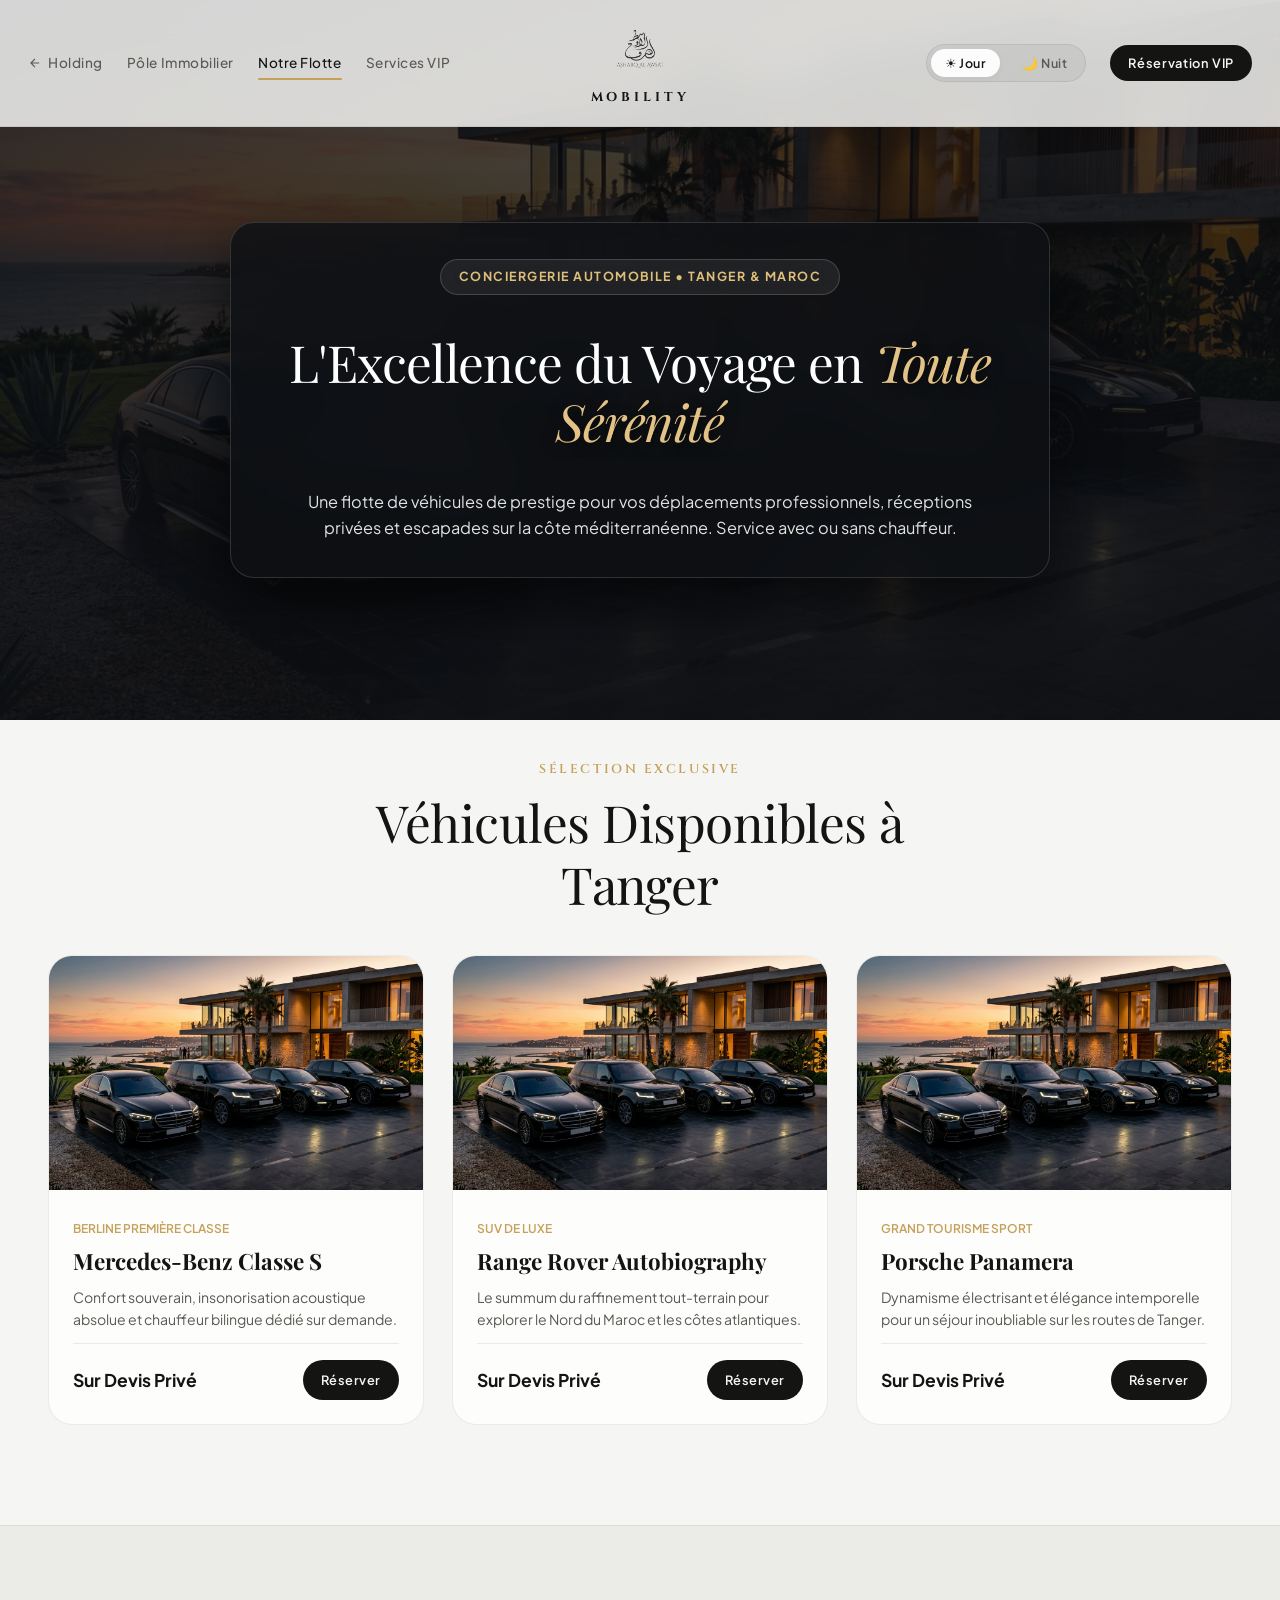
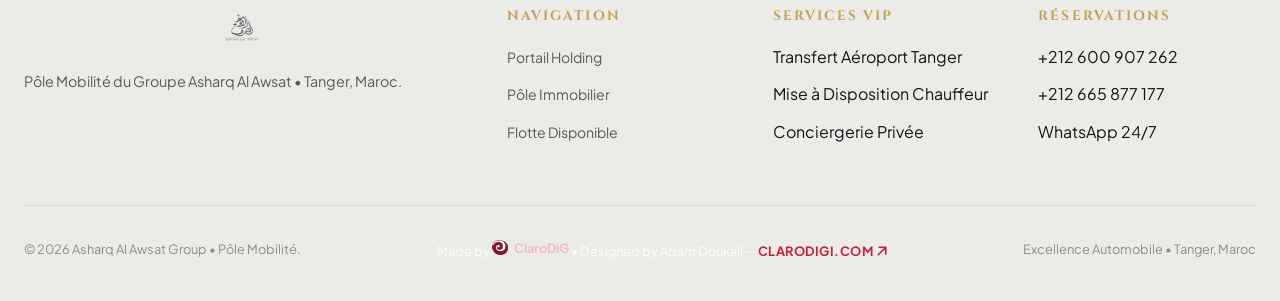
<file: car-rental.html>
<!DOCTYPE html>
<html lang="fr" data-theme="dark">
<head>
  <meta charset="UTF-8">
  <meta name="viewport" content="width=device-width, initial-scale=1.0">
  <title>Asharq Al Awsat Group | Pôle Mobilité & Location de Voitures de Prestige</title>
  <meta name="description" content="Asharq Mobility — Flotte de véhicules de luxe, SUV d'exception et services de chauffeur privé à Tanger et aéroport Ibn Battouta.">
  <link rel="icon" type="image/png" href="assets/emblem_gold.png">
  <link rel="stylesheet" href="styles/theme.css">
  <link rel="stylesheet" href="styles/main.css">
  <style>
    .fleet-hero {
      position: relative;
      min-height: 80vh;
      display: flex;
      align-items: center;
      justify-content: center;
      text-align: center;
      padding: 140px 24px 60px;
      overflow: hidden;
    }
    .fleet-hero .hero-backdrop {
      position: absolute;
      inset: 0;
      background-size: cover;
      background-position: center;
      filter: brightness(0.65);
      transform: scale(1.04);
      z-index: 1;
    }
    .fleet-hero .hero-overlay {
      position: absolute;
      inset: 0;
      background: linear-gradient(180deg, rgba(14, 16, 20, 0.6) 0%, rgba(14, 16, 20, 0.85) 100%);
      z-index: 2;
    }
    .fleet-hero .hero-content {
      position: relative;
      z-index: 3;
      max-width: 820px;
      margin: 0 auto;
      padding: 36px 32px;
      border-radius: 24px;
      background: rgba(14, 16, 20, 0.82);
      backdrop-filter: blur(28px);
      -webkit-backdrop-filter: blur(28px);
      border: 1px solid rgba(255, 255, 255, 0.14);
      box-shadow: 0 24px 60px rgba(0, 0, 0, 0.6);
    }
    .fleet-hero .hero-badge {
      display: inline-flex;
      align-items: center;
      gap: 8px;
      padding: 7px 18px;
      border-radius: 9999px;
      background: rgba(255, 255, 255, 0.08);
      border: 1px solid rgba(255, 255, 255, 0.16);
      color: var(--gold-light, #DFBF7A);
      font-size: 0.78rem;
      font-weight: 700;
      letter-spacing: 0.12em;
      text-transform: uppercase;
      margin-bottom: 14px;
    }
    .fleet-hero .hero-title {
      font-family: var(--font-serif);
      font-size: clamp(2rem, 5vw, 3.2rem);
      font-weight: 400;
      line-height: 1.15;
      color: #FFFFFF !important;
      letter-spacing: -0.02em;
      margin: 0;
    }
    .fleet-hero .hero-title em {
      font-style: italic;
      color: #E2C285 !important;
      text-shadow: 0 2px 14px rgba(0, 0, 0, 0.6);
    }
    .fleet-hero .hero-description {
      color: rgba(255, 255, 255, 0.88) !important;
      max-width: 680px;
      margin: 14px auto 0;
      font-size: 1.02rem;
      line-height: 1.6;
    }
    .fleet-grid {
      display: grid;
      grid-template-columns: repeat(3, 1fr);
      gap: 28px;
      max-width: 1400px;
      margin: 40px auto 100px;
      padding: 0 24px;
    }
    .fleet-card {
      background: var(--bg-card);
      border: 1px solid var(--border-subtle);
      border-radius: var(--radius-lg);
      overflow: hidden;
      display: flex;
      flex-direction: column;
      transition: var(--transition-smooth);
    }
    .fleet-card:hover {
      transform: translateY(-6px);
      box-shadow: var(--shadow-lg);
      border-color: var(--border-gold);
    }
    .fleet-card-img {
      aspect-ratio: 16 / 10;
      width: 100%;
      object-fit: cover;
    }
    .fleet-card-body {
      padding: 24px;
      display: flex;
      flex-direction: column;
      gap: 12px;
      flex: 1;
      justify-content: space-between;
    }
    @media (max-width: 992px) {
      .fleet-grid {
        grid-template-columns: 1fr;
      }
    }
    @media (max-width: 768px) {
      .header-container {
        padding: 10px 14px !important;
        display: flex !important;
        justify-content: space-between !important;
        align-items: center !important;
      }
      .brand-center-logo .logo-img {
        height: 42px !important;
      }
      .control-pills {
        display: none !important;
      }
      .btn-portal-switch {
        padding: 8px 14px !important;
        font-size: 0.75rem !important;
        white-space: nowrap !important;
      }
      .fleet-hero {
        padding: 100px 14px 40px !important;
        min-height: auto !important;
      }
      .fleet-hero .hero-content {
        padding: 22px 16px !important;
        border-radius: 20px !important;
      }
      .fleet-hero .hero-title {
        font-size: 1.85rem !important;
      }
      .fleet-hero .hero-description {
        font-size: 0.9rem !important;
      }
      .fleet-grid {
        padding: 0 14px !important;
        gap: 20px !important;
        margin: 24px auto 60px !important;
      }
      .fleet-card-body {
        padding: 20px 16px !important;
      }
      .fleet-card h3 {
        font-size: 1.25rem !important;
      }
    }
  </style>
</head>
<body>

  <!-- Atmos Boot Loader -->
  <div id="boot-loader" aria-hidden="true">
    <div class="loader-inner">
      <div class="loader-row">
        <div class="loader-brand">
          <img src="assets/emblem_gold.png" alt="Asharq Emblem" class="loader-emblem">
          <span class="loader-title">Asharq Group</span>
        </div>
        <div class="loader-count">00</div>
      </div>
      <div class="loader-track">
        <div class="loader-bar"></div>
      </div>
      <p class="loader-tagline">Mobilité d'Exception & Flotte Prestige • Tanger, Maroc</p>
    </div>
  </div>

  <!-- Master Site Header -->
  <header class="site-header">
    <div class="header-container">
      <nav class="nav-left">
        <a href="index.html" class="nav-link" style="display: inline-flex; align-items: center; gap: 6px;">
          <svg width="14" height="14" viewBox="0 0 24 24" fill="none" stroke="currentColor" stroke-width="2"><path d="M19 12H5M12 19l-7-7 7-7"/></svg>
          <span>Holding</span>
        </a>
        <a href="real-estate.html" class="nav-link">Pôle Immobilier</a>
        <a href="#flotte" class="nav-link active">Notre Flotte</a>
        <a href="#services" class="nav-link">Services VIP</a>
      </nav>

      <a href="index.html" class="brand-center-logo" aria-label="Asharq Al Awsat Group">
        <img src="assets/logo_dark.png" alt="Asharq Al Awsat Group" class="logo-img">
        <span class="brand-text">Mobility</span>
      </a>

      <div class="nav-right">
        <div class="control-pills">
          <button type="button" class="btn-pill" data-theme-btn="light">☀️ Jour</button>
          <button type="button" class="btn-pill active" data-theme-btn="dark">🌙 Nuit</button>
        </div>
        <a href="https://wa.me/212600907262?text=Bonjour,%20je%20souhaite%20réserver%20un%20véhicule%20prestige" target="_blank" class="btn-portal-switch">
          <span>Réservation VIP</span>
        </a>
      </div>
    </div>
  </header>

  <main>
    <section class="fleet-hero">
      <div class="hero-backdrop" style="background-image: url('assets/fleet.jpg');"></div>
      <div class="hero-overlay"></div>
      <div class="hero-content">
        <div class="hero-badge">
          <span>Conciergerie Automobile • Tanger & Maroc</span>
        </div>
        <h1 class="hero-title">
          L'Excellence du Voyage en <em>Toute Sérénité</em>
        </h1>
        <p class="hero-description">
          Une flotte de véhicules de prestige pour vos déplacements professionnels, réceptions privées et escapades sur la côte méditerranéenne. Service avec ou sans chauffeur.
        </p>
      </div>
    </section>

    <!-- Fleet Grid -->
    <section id="flotte" style="max-width: 1400px; margin: 0 auto; padding: 40px 24px 0;">
      <div style="text-align: center; max-width: 650px; margin: 0 auto 32px;">
        <span class="section-tag">Sélection Exclusive</span>
        <h2 class="section-heading">Véhicules Disponibles à Tanger</h2>
      </div>

      <div class="fleet-grid">
        <!-- Car 1 -->
        <article class="fleet-card">
          <img src="assets/fleet.jpg" alt="Mercedes-Benz S-Class" class="fleet-card-img">
          <div class="fleet-card-body">
            <div>
              <span style="font-size: 0.75rem; color: var(--gold-primary); text-transform: uppercase; font-weight: 600;">Berline Première Classe</span>
              <h3 style="font-family: var(--font-serif); font-size: 1.4rem; margin-top: 4px;">Mercedes-Benz Classe S</h3>
              <p style="color: var(--text-secondary); font-size: 0.88rem; margin-top: 6px;">
                Confort souverain, insonorisation acoustique absolue et chauffeur bilingue dédié sur demande.
              </p>
            </div>
            <div style="display: flex; justify-content: space-between; align-items: center; border-top: 1px solid var(--border-subtle); padding-top: 16px;">
              <span style="font-weight: 700; color: var(--text-primary); font-size: 1.1rem;">Sur Devis Privé</span>
              <a href="https://wa.me/212600907262?text=Bonjour,%20réservation%20Mercedes%20Classe%20S" target="_blank" class="btn-primary" style="padding: 10px 18px; font-size: 0.8rem;">
                Réserver
              </a>
            </div>
          </div>
        </article>

        <!-- Car 2 -->
        <article class="fleet-card">
          <img src="assets/fleet.jpg" alt="Range Rover Autobiography" class="fleet-card-img">
          <div class="fleet-card-body">
            <div>
              <span style="font-size: 0.75rem; color: var(--gold-primary); text-transform: uppercase; font-weight: 600;">SUV de Luxe</span>
              <h3 style="font-family: var(--font-serif); font-size: 1.4rem; margin-top: 4px;">Range Rover Autobiography</h3>
              <p style="color: var(--text-secondary); font-size: 0.88rem; margin-top: 6px;">
                Le summum du raffinement tout-terrain pour explorer le Nord du Maroc et les côtes atlantiques.
              </p>
            </div>
            <div style="display: flex; justify-content: space-between; align-items: center; border-top: 1px solid var(--border-subtle); padding-top: 16px;">
              <span style="font-weight: 700; color: var(--text-primary); font-size: 1.1rem;">Sur Devis Privé</span>
              <a href="https://wa.me/212600907262?text=Bonjour,%20réservation%20Range%20Rover" target="_blank" class="btn-primary" style="padding: 10px 18px; font-size: 0.8rem;">
                Réserver
              </a>
            </div>
          </div>
        </article>

        <!-- Car 3 -->
        <article class="fleet-card">
          <img src="assets/fleet.jpg" alt="Porsche Panamera" class="fleet-card-img">
          <div class="fleet-card-body">
            <div>
              <span style="font-size: 0.75rem; color: var(--gold-primary); text-transform: uppercase; font-weight: 600;">Grand Tourisme Sport</span>
              <h3 style="font-family: var(--font-serif); font-size: 1.4rem; margin-top: 4px;">Porsche Panamera</h3>
              <p style="color: var(--text-secondary); font-size: 0.88rem; margin-top: 6px;">
                Dynamisme électrisant et élégance intemporelle pour un séjour inoubliable sur les routes de Tanger.
              </p>
            </div>
            <div style="display: flex; justify-content: space-between; align-items: center; border-top: 1px solid var(--border-subtle); padding-top: 16px;">
              <span style="font-weight: 700; color: var(--text-primary); font-size: 1.1rem;">Sur Devis Privé</span>
              <a href="https://wa.me/212600907262?text=Bonjour,%20réservation%20Porsche%20Panamera" target="_blank" class="btn-primary" style="padding: 10px 18px; font-size: 0.8rem;">
                Réserver
              </a>
            </div>
          </div>
        </article>
      </div>
    </section>
  </main>

  <footer class="site-footer">
    <div class="footer-container">
      <div class="footer-brand-col">
        <img src="assets/logo_dark.png" alt="Asharq Al Awsat Group" class="footer-logo-img">
        <p style="color: var(--text-secondary); font-size: 0.9rem;">
          Pôle Mobilité du Groupe Asharq Al Awsat • Tanger, Maroc.
        </p>
      </div>

      <div>
        <h4 class="footer-col-title">Navigation</h4>
        <ul class="footer-nav-list">
          <li><a href="index.html">Portail Holding</a></li>
          <li><a href="real-estate.html">Pôle Immobilier</a></li>
          <li><a href="#flotte">Flotte Disponible</a></li>
        </ul>
      </div>

      <div>
        <h4 class="footer-col-title">Services VIP</h4>
        <ul class="footer-nav-list">
          <li>Transfert Aéroport Tanger</li>
          <li>Mise à Disposition Chauffeur</li>
          <li>Conciergerie Privée</li>
        </ul>
      </div>

      <div>
        <h4 class="footer-col-title">Réservations</h4>
        <ul class="footer-nav-list">
          <li>+212 600 907 262</li>
          <li>+212 665 877 177</li>
          <li>WhatsApp 24/7</li>
        </ul>
      </div>
    </div>

    <div class="footer-bottom-row">
      <div>© 2026 Asharq Al Awsat Group • Pôle Mobilité.</div>
      <div style="color: rgba(255,255,255,0.85);">Made by <a href="https://clarodigi.com" target="_blank" rel="noopener" style="display: inline-flex; align-items: center; gap: 6px; color: #f5bac5; text-decoration: none; font-weight: 700; transition: color 0.2s;" onmouseover="this.style.color='#ffffff'" onmouseout="this.style.color='#f5bac5'"><img src="assets/clarodigi/favicon-tight.png" alt="ClaroDiG" style="width: 16px; height: 16px; object-fit: contain; vertical-align: middle;" /> ClaroDiG</a> • Designed by Adam Doukali — <a href="https://clarodigi.com" target="_blank" rel="noopener" style="color: #c42340; text-decoration: none; font-weight: 700; letter-spacing: 0.5px; display: inline-flex; align-items: center; gap: 4px;">CLARODIGI.COM <svg viewBox="0 0 12 12" width="10" height="10" aria-hidden="true"><path d="M2.5 1.5h8v8M10.5 1.5L1.5 10.5" fill="none" stroke="currentColor" stroke-width="2" stroke-linecap="round"/></svg></a></div>
      <div>Excellence Automobile • Tanger, Maroc</div>
    </div>
  </footer>

  <script src="js/app.js"></script>
</body>
</html>
</file>
<file: styles/theme.css>
/* Asharq Al Awsat Group — Design Tokens & Theme Engine
   Inspired by Atmos Gallery & Apple Human Interface Guidelines */

@import url('https://fonts.googleapis.com/css2?family=Plus+Jakarta+Sans:wght@300;400;500;600;700&family=Playfair+Display:ital,wght@0,400;0,600;1,400&family=Cinzel:wght@400;500;600;700&display=swap');

:root {
  /* Common Brand Colors */
  --gold-primary: #C5A059;
  --gold-light: #DFBF7A;
  --gold-dark: #9E7D36;
  --gold-glow: rgba(197, 160, 89, 0.25);
  
  /* Font Stacks */
  --font-sans: 'Plus Jakarta Sans', system-ui, -apple-system, BlinkMacSystemFont, 'Segoe UI', Roboto, sans-serif;
  --font-serif: 'Playfair Display', Georgia, serif;
  --font-display: 'Cinzel', 'Playfair Display', Georgia, serif;

  /* Default Light Theme Tokens (Atmos Inspired: #F5F5F3 surface) */
  --bg-primary: #F5F5F3;
  --bg-secondary: #EBEBE8;
  --bg-tertiary: #E2E2DE;
  --bg-card: rgba(255, 255, 255, 0.75);
  --bg-card-hover: rgba(255, 255, 255, 0.95);
  
  --text-primary: #141413;
  --text-secondary: #5A5A55;
  --text-muted: #8E8E88;
  
  --border-subtle: rgba(20, 20, 19, 0.08);
  --border-medium: rgba(20, 20, 19, 0.16);
  --border-gold: rgba(197, 160, 89, 0.35);

  --glass-bg: rgba(245, 245, 243, 0.75);
  --glass-border: rgba(255, 255, 255, 0.6);
  --glass-shadow: 0 20px 40px rgba(0, 0, 0, 0.04);
  
  --nav-bg: rgba(245, 245, 243, 0.85);
  --badge-bg: rgba(20, 20, 19, 0.05);

  --loader-bg: #F5F5F3;
  --loader-ink: #141413;
  --loader-track: rgba(20, 20, 19, 0.12);

  --shadow-sm: 0 2px 8px rgba(0, 0, 0, 0.04);
  --shadow-md: 0 12px 32px rgba(0, 0, 0, 0.06);
  --shadow-lg: 0 24px 64px rgba(0, 0, 0, 0.08);

  --radius-sm: 8px;
  --radius-md: 16px;
  --radius-lg: 24px;
  --radius-full: 9999px;
  
  --transition-smooth: all 0.4s cubic-bezier(0.16, 1, 0.3, 1);
  --transition-fast: all 0.2s cubic-bezier(0.16, 1, 0.3, 1);
}

/* Dark / Night Mode Tokens (Atmos Inspired: #141413 ground) */
[data-theme="dark"] {
  --bg-primary: #141413;
  --bg-secondary: #1C1B1A;
  --bg-tertiary: #262524;
  --bg-card: rgba(28, 27, 26, 0.7);
  --bg-card-hover: rgba(38, 37, 36, 0.85);

  --text-primary: #F3F3EF;
  --text-secondary: #A8A8A2;
  --text-muted: #6B6B66;

  --border-subtle: rgba(243, 243, 239, 0.08);
  --border-medium: rgba(243, 243, 239, 0.16);
  --border-gold: rgba(197, 160, 89, 0.35);

  --glass-bg: rgba(20, 20, 19, 0.75);
  --glass-border: rgba(255, 255, 255, 0.08);
  --glass-shadow: 0 24px 48px rgba(0, 0, 0, 0.4);

  --nav-bg: rgba(20, 20, 19, 0.85);
  --badge-bg: rgba(255, 255, 255, 0.06);

  --loader-bg: #141413;
  --loader-ink: #F3F3EF;
  --loader-track: rgba(255, 255, 255, 0.15);

  --shadow-sm: 0 2px 10px rgba(0, 0, 0, 0.3);
  --shadow-md: 0 16px 40px rgba(0, 0, 0, 0.45);
  --shadow-lg: 0 32px 80px rgba(0, 0, 0, 0.6);
}

/* Base Reset & Core Typography */
*, *::before, *::after {
  box-sizing: border-box;
  margin: 0;
  padding: 0;
}

html {
  font-family: var(--font-sans);
  background-color: var(--bg-primary);
  color: var(--text-primary);
  scroll-behavior: smooth;
  -webkit-font-smoothing: antialiased;
  -moz-osx-font-smoothing: grayscale;
  transition: background-color 0.4s ease, color 0.4s ease;
}

body {
  min-height: 100vh;
  line-height: 1.6;
  overflow-x: hidden;
  background-color: var(--bg-primary);
  color: var(--text-primary);
}

a {
  color: inherit;
  text-decoration: none;
}

img {
  max-width: 100%;
  display: block;
}

button {
  font-family: inherit;
  cursor: pointer;
  border: none;
  background: none;
}
</file>
<file: styles/main.css>
/* Asharq Al Awsat Group — Master Component & Interactive Styles */

/* ==========================================================================
   1. Atmos-Inspired Boot Loader
   ========================================================================== */
#boot-loader {
  position: fixed;
  inset: 0;
  z-index: 9999;
  background-color: var(--loader-bg);
  color: var(--loader-ink);
  display: flex;
  flex-direction: column;
  justify-content: center;
  align-items: center;
  transition: opacity 0.8s cubic-bezier(0.16, 1, 0.3, 1), 
              visibility 0.8s cubic-bezier(0.16, 1, 0.3, 1);
  will-change: opacity, transform;
}

#boot-loader.loader-hidden {
  opacity: 0;
  visibility: hidden;
  pointer-events: none;
}

.loader-inner {
  width: 90%;
  max-width: 480px;
  display: flex;
  flex-direction: column;
  gap: 28px;
}

.loader-row {
  display: flex;
  justify-content: space-between;
  align-items: flex-end;
}

.loader-brand {
  display: flex;
  align-items: center;
  gap: 14px;
}

.loader-emblem {
  width: 42px;
  height: 42px;
  object-fit: contain;
}

.loader-title {
  font-family: var(--font-display);
  font-size: 0.95rem;
  letter-spacing: 0.15em;
  text-transform: uppercase;
  color: var(--loader-ink);
  font-weight: 600;
}

.loader-count {
  font-family: var(--font-sans);
  font-size: clamp(2.5rem, 5vw, 3.8rem);
  font-weight: 300;
  letter-spacing: -0.04em;
  line-height: 1;
  font-variant-numeric: tabular-nums;
  color: var(--loader-ink);
}

.loader-track {
  width: 100%;
  height: 2px;
  background-color: var(--loader-track);
  overflow: hidden;
  border-radius: var(--radius-full);
}

.loader-bar {
  width: 100%;
  height: 100%;
  background: linear-gradient(90deg, var(--loader-ink) 0%, var(--gold-primary) 100%);
  transform-origin: left center;
  transform: scaleX(0);
  transition: transform 0.08s linear;
}

.loader-tagline {
  font-size: 0.8rem;
  letter-spacing: 0.1em;
  text-transform: uppercase;
  color: var(--text-muted);
  text-align: center;
}

/* ==========================================================================
   2. Master Header & Navigation (Centered Logo)
   ========================================================================== */
.site-header {
  position: fixed;
  top: 0;
  left: 0;
  right: 0;
  z-index: 100;
  backdrop-filter: blur(20px);
  -webkit-backdrop-filter: blur(20px);
  background-color: var(--nav-bg);
  border-bottom: 1px solid var(--border-subtle);
  transition: var(--transition-smooth);
}

.header-container {
  max-width: 1440px;
  margin: 0 auto;
  padding: 12px 28px;
  display: grid;
  grid-template-columns: 1fr auto 1fr;
  align-items: center;
}

.nav-left, .nav-right {
  display: flex;
  align-items: center;
  gap: 24px;
}

.nav-right {
  justify-content: flex-end;
}

.nav-link {
  font-size: 0.85rem;
  font-weight: 500;
  letter-spacing: 0.04em;
  color: var(--text-secondary);
  transition: var(--transition-fast);
  position: relative;
  padding: 6px 0;
}

.nav-link:hover, .nav-link.active {
  color: var(--text-primary);
}

.nav-link.active::after {
  content: '';
  position: absolute;
  bottom: 0;
  left: 0;
  width: 100%;
  height: 2px;
  background-color: var(--gold-primary);
  border-radius: 2px;
}

/* Centered Master Logo Lockup */
.brand-center-logo {
  display: flex;
  flex-direction: column;
  align-items: center;
  justify-content: center;
  text-align: center;
  padding: 6px 20px;
  transition: transform 0.3s cubic-bezier(0.16, 1, 0.3, 1);
}

.brand-center-logo:hover {
  transform: scale(1.04);
}

.brand-center-logo .logo-img {
  height: 68px;
  width: auto;
  max-width: 220px;
  object-fit: contain;
  transition: filter 0.4s ease;
}

.brand-center-logo .brand-text {
  font-family: var(--font-display);
  font-size: 0.8rem;
  font-weight: 700;
  letter-spacing: 0.3em;
  text-transform: uppercase;
  margin-top: 2px;
  color: var(--text-primary);
}

/* Theme Toggle & Touch Mode Switchers */
.control-pills {
  display: flex;
  align-items: center;
  gap: 8px;
  background: var(--badge-bg);
  padding: 4px;
  border-radius: var(--radius-full);
  border: 1px solid var(--border-subtle);
}

.btn-pill {
  display: inline-flex;
  align-items: center;
  gap: 6px;
  padding: 6px 14px;
  border-radius: var(--radius-full);
  font-size: 0.78rem;
  font-weight: 600;
  letter-spacing: 0.04em;
  color: var(--text-secondary);
  transition: var(--transition-fast);
}

.btn-pill:hover {
  color: var(--text-primary);
}

.btn-pill.active {
  background: var(--bg-card-hover);
  color: var(--text-primary);
  box-shadow: var(--shadow-sm);
}

/* Language & Portal Switcher */
.btn-portal-switch {
  display: inline-flex;
  align-items: center;
  gap: 8px;
  padding: 8px 18px;
  background: var(--text-primary);
  color: var(--bg-primary);
  font-size: 0.8rem;
  font-weight: 600;
  letter-spacing: 0.05em;
  border-radius: var(--radius-full);
  transition: var(--transition-fast);
}

.btn-portal-switch:hover {
  opacity: 0.9;
  transform: translateY(-1px);
}

/* ==========================================================================
   3. Hero Sections
   ========================================================================== */
.hero-holding {
  position: relative;
  min-height: 90vh;
  display: flex;
  align-items: center;
  justify-content: center;
  text-align: center;
  padding: 140px 24px 80px;
  overflow: hidden;
}

.hero-backdrop {
  position: absolute;
  inset: 0;
  background-size: cover;
  background-position: center;
  filter: brightness(0.78);
  transform: scale(1.05);
  animation: heroSubtleZoom 20s infinite alternate ease-in-out;
  z-index: 1;
}

[data-theme="dark"] .hero-backdrop {
  filter: brightness(0.48);
}

@keyframes heroSubtleZoom {
  0% { transform: scale(1); }
  100% { transform: scale(1.06); }
}

.hero-overlay {
  position: absolute;
  inset: 0;
  background: radial-gradient(circle at center, transparent 20%, var(--bg-primary) 95%),
              linear-gradient(to bottom, rgba(20,20,19,0.2) 0%, var(--bg-primary) 96%);
  z-index: 2;
}

[data-theme="dark"] .hero-overlay {
  background: radial-gradient(circle at center, rgba(20,20,19,0.6) 10%, var(--bg-primary) 95%),
              linear-gradient(to bottom, rgba(20,20,19,0.7) 0%, var(--bg-primary) 98%);
}

.hero-content {
  position: relative;
  z-index: 3;
  max-width: 960px;
  display: flex;
  flex-direction: column;
  align-items: center;
  gap: 24px;
}

.hero-badge {
  display: inline-flex;
  align-items: center;
  gap: 10px;
  padding: 8px 20px;
  background: var(--glass-bg);
  border: 1px solid var(--border-gold);
  border-radius: var(--radius-full);
  font-size: 0.8rem;
  letter-spacing: 0.15em;
  text-transform: uppercase;
  color: var(--gold-primary);
  backdrop-filter: blur(12px);
  font-weight: 600;
}

.hero-title {
  font-family: var(--font-serif);
  font-size: clamp(2.5rem, 6vw, 4.8rem);
  font-weight: 400;
  line-height: 1.15;
  letter-spacing: -0.02em;
  color: var(--text-primary);
}

.hero-title em {
  font-family: var(--font-serif);
  font-style: italic;
  color: var(--gold-primary);
}

.hero-description {
  font-size: clamp(1rem, 1.8vw, 1.25rem);
  color: var(--text-secondary);
  max-width: 720px;
  line-height: 1.6;
}

.hero-cta-group {
  display: flex;
  flex-wrap: wrap;
  gap: 16px;
  justify-content: center;
  margin-top: 12px;
}

.btn-primary {
  padding: 14px 32px;
  background: var(--text-primary);
  color: var(--bg-primary);
  border-radius: var(--radius-full);
  font-size: 0.9rem;
  font-weight: 600;
  letter-spacing: 0.04em;
  transition: var(--transition-fast);
  display: inline-flex;
  align-items: center;
  gap: 10px;
}

.btn-primary:hover {
  transform: translateY(-2px);
  box-shadow: var(--shadow-md);
  opacity: 0.92;
}

.btn-secondary {
  padding: 14px 32px;
  background: var(--glass-bg);
  color: var(--text-primary);
  border: 1px solid var(--border-medium);
  border-radius: var(--radius-full);
  font-size: 0.9rem;
  font-weight: 600;
  letter-spacing: 0.04em;
  backdrop-filter: blur(12px);
  transition: var(--transition-fast);
  display: inline-flex;
  align-items: center;
  gap: 10px;
}

.btn-secondary:hover {
  background: var(--bg-card-hover);
  border-color: var(--text-primary);
  transform: translateY(-2px);
}

/* ==========================================================================
   4. Our Story / Heritage Section
   ========================================================================== */
.section-story {
  padding: 120px 24px;
  max-width: 1320px;
  margin: 0 auto;
}

.section-tag {
  font-family: var(--font-display);
  font-size: 0.8rem;
  letter-spacing: 0.2em;
  text-transform: uppercase;
  color: var(--gold-primary);
  font-weight: 600;
  display: block;
  margin-bottom: 12px;
}

.section-heading {
  font-family: var(--font-serif);
  font-size: clamp(2rem, 4vw, 3.2rem);
  font-weight: 400;
  line-height: 1.2;
  letter-spacing: -0.01em;
  margin-bottom: 24px;
}

.story-grid {
  display: grid;
  grid-template-columns: 1.1fr 0.9fr;
  gap: 60px;
  align-items: center;
  margin-top: 48px;
}

.story-narrative {
  display: flex;
  flex-direction: column;
  gap: 24px;
  font-size: 1.1rem;
  color: var(--text-secondary);
}

.story-narrative p strong {
  color: var(--text-primary);
  font-weight: 600;
}

.story-quote {
  border-left: 2px solid var(--gold-primary);
  padding-left: 24px;
  font-family: var(--font-serif);
  font-size: 1.25rem;
  font-style: italic;
  color: var(--text-primary);
  margin: 16px 0;
}

.values-grid {
  display: grid;
  grid-template-columns: repeat(2, 1fr);
  gap: 20px;
}

.value-card {
  background: var(--bg-card);
  border: 1px solid var(--border-subtle);
  border-radius: var(--radius-md);
  padding: 32px 24px;
  transition: var(--transition-smooth);
}

.value-card:hover {
  background: var(--bg-card-hover);
  border-color: var(--border-gold);
  transform: translateY(-4px);
  box-shadow: var(--shadow-md);
}

.value-num {
  font-family: var(--font-display);
  font-size: 0.9rem;
  color: var(--gold-primary);
  font-weight: 600;
  margin-bottom: 8px;
}

.value-title {
  font-size: 1.2rem;
  font-weight: 600;
  margin-bottom: 8px;
  color: var(--text-primary);
}

.value-desc {
  font-size: 0.9rem;
  color: var(--text-secondary);
  line-height: 1.5;
}

/* ==========================================================================
   5. Our Activities / Sectors (Rental Car + Real Estate)
   ========================================================================== */
.section-activities {
  padding: 100px 24px;
  background-color: var(--bg-secondary);
  border-top: 1px solid var(--border-subtle);
  border-bottom: 1px solid var(--border-subtle);
}

.activities-container {
  max-width: 1320px;
  margin: 0 auto;
}

.activities-grid {
  display: grid;
  grid-template-columns: repeat(2, 1fr);
  gap: 32px;
  margin-top: 48px;
}

.activity-card {
  position: relative;
  border-radius: var(--radius-lg);
  overflow: hidden;
  background: var(--bg-primary);
  border: 1px solid var(--border-subtle);
  display: flex;
  flex-direction: column;
  transition: var(--transition-smooth);
  box-shadow: var(--shadow-sm);
}

.activity-card:hover {
  transform: translateY(-6px);
  box-shadow: var(--shadow-lg);
  border-color: var(--border-gold);
}

.activity-img-wrapper {
  position: relative;
  width: 100%;
  aspect-ratio: 16 / 10;
  overflow: hidden;
}

.activity-img-wrapper img {
  width: 100%;
  height: 100%;
  object-fit: cover;
  transition: transform 0.8s cubic-bezier(0.16, 1, 0.3, 1);
}

.activity-card:hover .activity-img-wrapper img {
  transform: scale(1.05);
}

.activity-badge {
  position: absolute;
  top: 20px;
  left: 20px;
  padding: 6px 14px;
  background: rgba(20, 20, 19, 0.7);
  color: #F3F3EF;
  backdrop-filter: blur(8px);
  border-radius: var(--radius-full);
  font-size: 0.75rem;
  letter-spacing: 0.1em;
  text-transform: uppercase;
  font-weight: 600;
}

.activity-badge.featured {
  background: var(--gold-primary);
  color: #141413;
}

.activity-content {
  padding: 32px;
  display: flex;
  flex-direction: column;
  flex: 1;
  justify-content: space-between;
}

.activity-header h3 {
  font-family: var(--font-serif);
  font-size: 1.8rem;
  font-weight: 400;
  margin-bottom: 12px;
}

.activity-header p {
  color: var(--text-secondary);
  font-size: 0.95rem;
  line-height: 1.6;
  margin-bottom: 24px;
}

.activity-stats {
  display: flex;
  gap: 24px;
  margin-bottom: 28px;
  padding-top: 16px;
  border-top: 1px solid var(--border-subtle);
}

.stat-item {
  display: flex;
  flex-direction: column;
}

.stat-val {
  font-size: 1.1rem;
  font-weight: 700;
  color: var(--text-primary);
}

.stat-lbl {
  font-size: 0.75rem;
  color: var(--text-muted);
  text-transform: uppercase;
  letter-spacing: 0.05em;
}

.activity-card-btn {
  display: inline-flex;
  align-items: center;
  justify-content: space-between;
  width: 100%;
  padding: 16px 24px;
  background: var(--text-primary);
  color: var(--bg-primary);
  border-radius: var(--radius-md);
  font-size: 0.9rem;
  font-weight: 600;
  letter-spacing: 0.04em;
  transition: var(--transition-fast);
}

.activity-card-btn:hover {
  background: var(--gold-primary);
  color: #141413;
}

/* ==========================================================================
   6. Real Estate Showcase (Atmos Touch / Night Mode)
   ========================================================================== */
.real-estate-view-controls {
  display: flex;
  justify-content: space-between;
  align-items: center;
  padding: 20px 24px;
  max-width: 1440px;
  margin: 100px auto 20px;
}

.view-mode-tabs {
  display: flex;
  gap: 8px;
  background: var(--bg-secondary);
  padding: 4px;
  border-radius: var(--radius-full);
}

.projects-stream {
  max-width: 1440px;
  margin: 0 auto;
  padding: 20px 24px 100px;
}

/* Grid Mode Layout */
.projects-grid {
  display: grid;
  grid-template-columns: repeat(3, 1fr);
  gap: 28px;
}

/* Touch / Card Stream Mode (Atmos feel) */
.touch-mode .projects-grid {
  display: flex;
  overflow-x: auto;
  scroll-snap-type: x mandatory;
  padding-bottom: 32px;
  gap: 32px;
}

.touch-mode .project-item-card {
  min-width: clamp(340px, 45vw, 540px);
  scroll-snap-align: center;
}

.project-item-card {
  background: var(--bg-card);
  border: 1px solid var(--border-subtle);
  border-radius: var(--radius-lg);
  overflow: hidden;
  display: flex;
  flex-direction: column;
  transition: var(--transition-smooth);
}

.project-item-card:hover {
  transform: translateY(-8px);
  border-color: var(--border-gold);
  box-shadow: var(--shadow-lg);
}

.project-media-wrapper {
  position: relative;
  aspect-ratio: 16 / 11;
  overflow: hidden;
}

.project-media-wrapper img {
  width: 100%;
  height: 100%;
  object-fit: cover;
  transition: transform 0.9s cubic-bezier(0.16, 1, 0.3, 1);
}

.project-item-card:hover .project-media-wrapper img {
  transform: scale(1.06);
}

.project-price-badge {
  position: absolute;
  bottom: 16px;
  right: 16px;
  padding: 8px 16px;
  background: rgba(20, 20, 19, 0.85);
  color: var(--gold-light);
  backdrop-filter: blur(12px);
  border-radius: var(--radius-full);
  font-weight: 700;
  font-size: 0.85rem;
  letter-spacing: 0.02em;
  border: 1px solid var(--border-gold);
}

.project-details {
  padding: 28px;
  display: flex;
  flex-direction: column;
  gap: 16px;
  flex: 1;
}

.project-tag-row {
  display: flex;
  justify-content: space-between;
  align-items: center;
}

.project-location {
  font-size: 0.78rem;
  letter-spacing: 0.1em;
  text-transform: uppercase;
  color: var(--text-muted);
  font-weight: 600;
}

.project-status {
  font-size: 0.72rem;
  padding: 4px 10px;
  background: var(--badge-bg);
  border-radius: var(--radius-full);
  color: var(--gold-primary);
  font-weight: 600;
}

.project-title {
  font-family: var(--font-serif);
  font-size: 1.6rem;
  font-weight: 400;
}

.project-summary {
  font-size: 0.9rem;
  color: var(--text-secondary);
  line-height: 1.55;
}

.specs-pill-list {
  display: flex;
  flex-wrap: wrap;
  gap: 8px;
  margin-top: 4px;
}

.spec-pill {
  font-size: 0.75rem;
  padding: 6px 12px;
  background: var(--bg-secondary);
  border-radius: var(--radius-sm);
  color: var(--text-secondary);
}

.project-actions {
  display: flex;
  gap: 12px;
  margin-top: 12px;
}

.btn-inspect {
  flex: 1;
  padding: 12px;
  text-align: center;
  background: var(--text-primary);
  color: var(--bg-primary);
  border-radius: var(--radius-sm);
  font-size: 0.85rem;
  font-weight: 600;
  transition: var(--transition-fast);
}

.btn-inspect:hover {
  background: var(--gold-primary);
  color: #141413;
}

.btn-whatsapp-direct {
  width: 44px;
  height: 44px;
  display: flex;
  align-items: center;
  justify-content: center;
  background: #25D366;
  color: white;
  border-radius: var(--radius-sm);
  font-size: 1.2rem;
  transition: var(--transition-fast);
}

.btn-whatsapp-direct:hover {
  transform: scale(1.05);
  box-shadow: 0 4px 12px rgba(37, 211, 102, 0.4);
}

/* ==========================================================================
   7. Inspection Modal & Drawer (Atmos style)
   ========================================================================== */
.modal-backdrop {
  position: fixed;
  inset: 0;
  z-index: 2000;
  background: rgba(0, 0, 0, 0.75);
  backdrop-filter: blur(12px);
  display: flex;
  align-items: center;
  justify-content: center;
  padding: 24px;
  opacity: 0;
  visibility: hidden;
  transition: opacity 0.4s ease, visibility 0.4s ease;
}

.modal-backdrop.modal-open {
  opacity: 1;
  visibility: visible;
}

.modal-sheet {
  background: var(--bg-primary);
  border: 1px solid var(--border-medium);
  border-radius: var(--radius-lg);
  width: 100%;
  max-width: 900px;
  max-height: 90vh;
  overflow-y: auto;
  box-shadow: var(--shadow-lg);
  transform: translateY(20px);
  transition: transform 0.4s cubic-bezier(0.16, 1, 0.3, 1);
  display: flex;
  flex-direction: column;
}

.modal-backdrop.modal-open .modal-sheet {
  transform: translateY(0);
}

.modal-header {
  padding: 24px 32px;
  border-bottom: 1px solid var(--border-subtle);
  display: flex;
  justify-content: space-between;
  align-items: center;
}

.modal-close-btn {
  font-size: 1.5rem;
  width: 36px;
  height: 36px;
  display: flex;
  align-items: center;
  justify-content: center;
  border-radius: var(--radius-full);
  background: var(--bg-secondary);
  color: var(--text-primary);
  transition: var(--transition-fast);
}

.modal-close-btn:hover {
  background: var(--border-medium);
}

.modal-body {
  padding: 32px;
  display: flex;
  flex-direction: column;
  gap: 28px;
}

.modal-gallery-carousel {
  width: 100%;
  aspect-ratio: 16 / 9;
  border-radius: var(--radius-md);
  overflow: hidden;
  background: #000;
  position: relative;
}

.modal-gallery-carousel img {
  width: 100%;
  height: 100%;
  object-fit: cover;
}

.modal-specs-table {
  width: 100%;
  border-collapse: collapse;
}

.modal-specs-table tr {
  border-bottom: 1px solid var(--border-subtle);
}

.modal-specs-table td {
  padding: 12px 0;
  font-size: 0.9rem;
}

.modal-specs-table td:first-child {
  color: var(--text-muted);
  width: 40%;
}

.modal-specs-table td:last-child {
  font-weight: 600;
  color: var(--text-primary);
}

/* ==========================================================================
   8. Footer & Social Elements
   ========================================================================== */
.site-footer {
  background-color: var(--bg-secondary);
  border-top: 1px solid var(--border-subtle);
  padding: 80px 24px 40px;
}

.footer-container {
  max-width: 1320px;
  margin: 0 auto;
  display: grid;
  grid-template-columns: 2fr 1fr 1fr 1fr;
  gap: 48px;
  margin-bottom: 60px;
}

.footer-brand-col {
  display: flex;
  flex-direction: column;
  gap: 16px;
}

.footer-logo-img {
  height: 48px;
  width: auto;
  object-fit: contain;
}

.footer-col-title {
  font-family: var(--font-display);
  font-size: 0.85rem;
  letter-spacing: 0.15em;
  text-transform: uppercase;
  margin-bottom: 16px;
  color: var(--gold-primary);
}

.footer-nav-list {
  list-style: none;
  display: flex;
  flex-direction: column;
  gap: 12px;
}

.footer-nav-list a {
  font-size: 0.88rem;
  color: var(--text-secondary);
  transition: var(--transition-fast);
}

.footer-nav-list a:hover {
  color: var(--text-primary);
}

.footer-bottom-row {
  max-width: 1320px;
  margin: 0 auto;
  padding-top: 32px;
  border-top: 1px solid var(--border-subtle);
  display: flex;
  justify-content: space-between;
  align-items: center;
  font-size: 0.8rem;
  color: var(--text-muted);
}

/* ==========================================================================
   9. Mobile Responsiveness
   ========================================================================== */
@media (max-width: 992px) {
  .header-container {
    grid-template-columns: auto 1fr auto;
    gap: 16px;
  }
  
  .nav-left {
    display: none;
  }
  
  .story-grid {
    grid-template-columns: 1fr;
    gap: 40px;
  }
  
  .activities-grid {
    grid-template-columns: 1fr;
  }
  
  .projects-grid {
    grid-template-columns: 1fr;
  }
  
  .footer-container {
    grid-template-columns: 1fr 1fr;
  }
}

@media (max-width: 600px) {
  .header-container {
    padding: 10px 14px;
    display: flex;
    justify-content: space-between;
    align-items: center;
  }

  .brand-center-logo .logo-img {
    height: 46px;
    max-width: 140px;
  }

  .nav-right {
    gap: 8px;
  }

  .control-pills {
    display: none;
  }

  .btn-portal-switch {
    padding: 7px 14px;
    font-size: 0.75rem;
    white-space: nowrap;
  }

  .fleet-hero {
    padding: 110px 16px 50px;
    min-height: 70vh;
  }

  .hero-content {
    background: rgba(20, 20, 19, 0.78);
    backdrop-filter: blur(24px);
    -webkit-backdrop-filter: blur(24px);
    border: 1px solid rgba(255, 255, 255, 0.12);
    border-radius: var(--radius-lg);
    padding: 24px 18px;
    box-shadow: 0 16px 40px rgba(0, 0, 0, 0.4);
  }

  .hero-title {
    font-size: clamp(1.7rem, 6vw, 2.2rem);
    line-height: 1.2;
    color: #FFFFFF !important;
  }

  .hero-title em {
    color: var(--gold-light) !important;
    text-shadow: 0 2px 12px rgba(0, 0, 0, 0.6);
  }

  .hero-description {
    font-size: 0.88rem;
    line-height: 1.55;
    color: rgba(255, 255, 255, 0.88) !important;
  }

  .fleet-card h3 {
    font-size: 1.25rem !important;
    word-break: normal;
  }

  .fleet-grid {
    padding: 0 16px;
    gap: 20px;
    margin: 24px auto 60px;
  }

  .values-grid {
    grid-template-columns: 1fr;
  }
  
  .footer-container {
    grid-template-columns: 1fr;
  }
  
  .footer-bottom-row {
    flex-direction: column;
    gap: 16px;
    text-align: center;
  }
}
</file>
